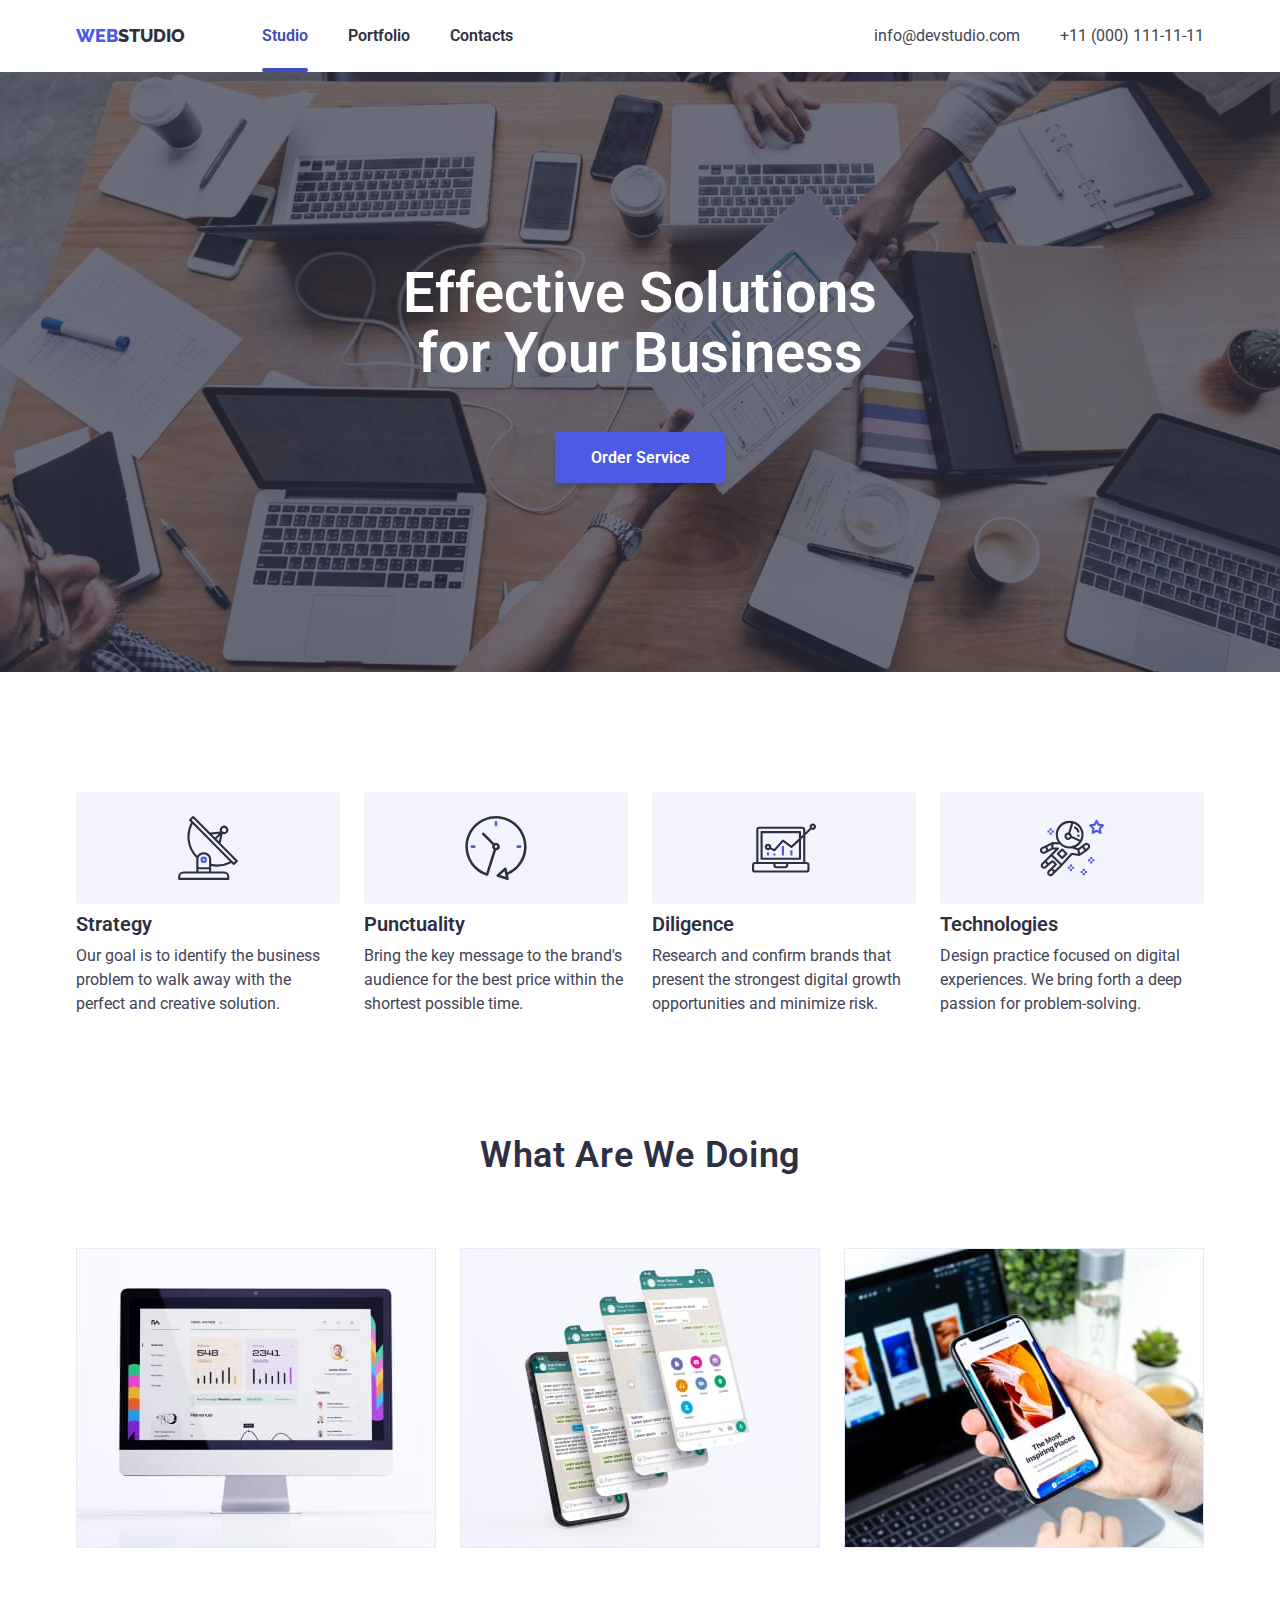
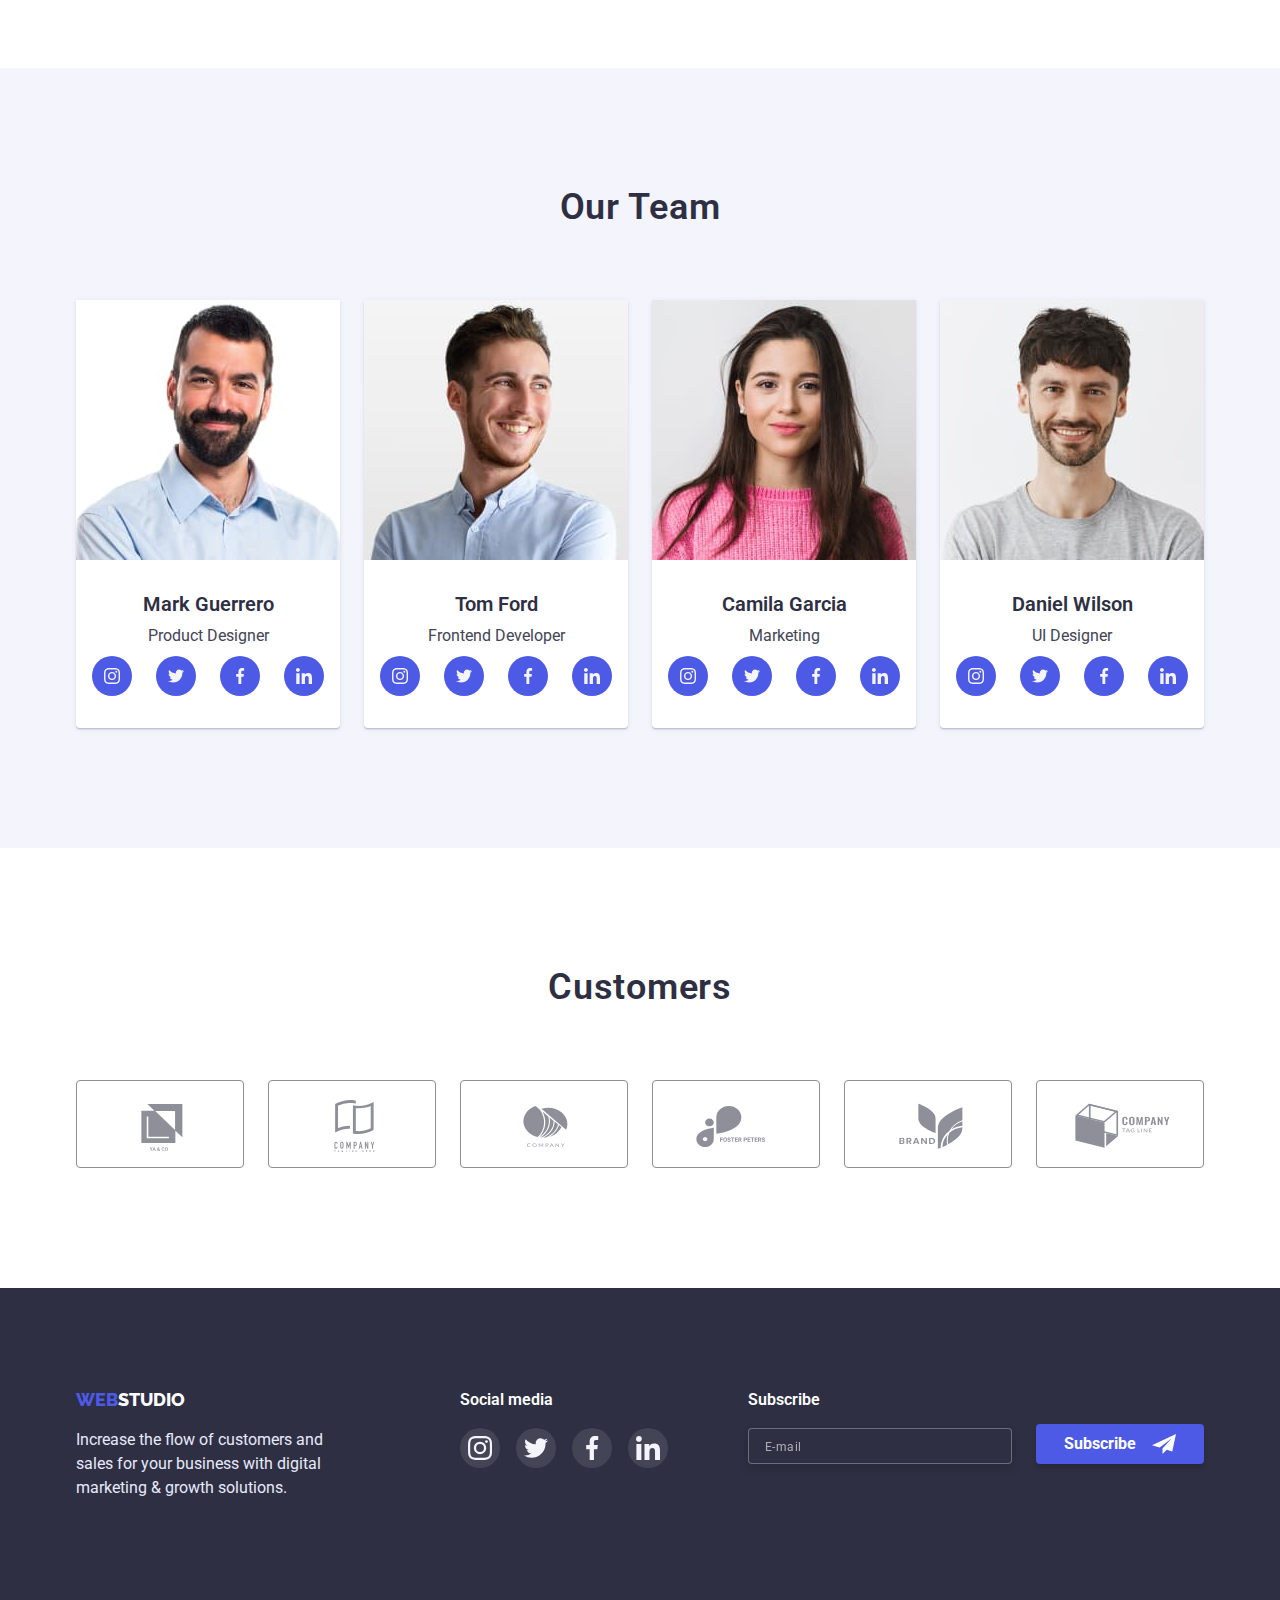
<file: index.html>
<!DOCTYPE html>
<html lang="en">
  <head>
    <meta charset="UTF-8" />
    <meta http-equiv="X-UA-Compatible" content="IE=edge" />
    <meta name="viewport" content="width=device-width, initial-scale=1.0" />
    <title>WEBSTUDIO</title>
    <link rel="preconnect" href="https://fonts.googleapis.com" />
    <link rel="preconnect" href="https://fonts.gstatic.com" crossorigin />
    <link
      href="https://fonts.googleapis.com/css2?family=Raleway:wght@700&family=Roboto:wght@400;500;700;900&display=swap"
      rel="stylesheet"
    />
    <link
      rel="stylesheet"
      href="https://cdnjs.cloudflare.com/ajax/libs/modern-normalize/1.0.0/modern-normalize.min.css"
    />
    <link rel="stylesheet" href="./css/styles.css" />
  </head>
  <body>
    <header class="header">
      <div class="container main-nav">
        <nav class="navigation">
          <a class="logo link" href="./index.html"
            ><span class="logo-accent">web</span>studio</a
          >
          <ul class="navigation list">
            <li class="navigation-item">
              <a class="navigation-link link current" href="./index.html"
                >Studio</a
              >
            </li>
            <li class="navigation-item">
              <a class="navigation-link link" href="./portfolio.html"
                >Portfolio</a
              >
            </li>
            <li class="navigation-item">
              <a class="navigation-link link" href="">Contacts</a>
            </li>
          </ul>
        </nav>
        <ul class="contacts list">
          <li class="navigation-item">
            <a class="contacts-link link" href="mailto:info@devstudio.com"
              >info@devstudio.com</a
            >
          </li>
          <li class="navigation-item">
            <a class="contacts-link link" href="tel:+110001111111"
              >+11 (000) 111-11-11</a
            >
          </li>
        </ul>
      </div>
    </header>

    <main>
      <div data-modal class="backdrop is-hidden">
        <div class="modal">
          <button data-modal-close type="button" class="close-button">
            <svg class="close-icon">
              <use href="./images/modal.svg#icon-close"></use>
            </svg>
          </button>
          <form class="form js-speaker-form">
            <h2 class="form-title">
              Leave your contacts and we will call you back
            </h2>
            <div class="form-field">
              <label class="form-label" for="name">Name</label>
              <input class="form-input" type="text" name="name" id="name" />
              <svg class="form-icon">
                <use href="./images/modal.svg#icon-person"></use>
              </svg>
            </div>
            <div class="form-field">
              <label class="form-label" for="tel">Phone</label>
              <input class="form-input" type="tel" name="tel" id="tel" />
              <svg class="form-icon">
                <use href="./images/modal.svg#icon-phone"></use>
              </svg>
            </div>
            <div class="form-field">
              <label class="form-label" for="email">Email</label>
              <input class="form-input" type="email" name="email" id="email" />
              <svg class="form-icon">
                <use href="./images/modal.svg#icon-email"></use>
              </svg>
            </div>
            <div class="form-field comment">
              <label class="form-label" for="comment">Comment</label>
              <textarea
                class="form-input"
                name="comment"
                rows="5"
                placeholder="Text input"
                id="comment"
              ></textarea>
            </div>
            <div class="form-field checkbox">
              <label class="form-label" for="policy">
                <input
                  class="form-input-checkbox"
                  type="checkbox"
                  name="policy"
                  id="policy"
                />
                <svg class="checkbox-icon">
                  <use href="./images/modal.svg#icon-click"></use>
                </svg>
                <span
                  >I accept the terms and conditions of the
                  <a class="policy-link link" href="">Privacy Policy</a></span
                >
              </label>
            </div>
            <button class="submit-button" type="submit">Send</button>
          </form>
        </div>
      </div>
      <section class="hero">
        <div class="container">
          <h1 class="hero-title">Effective Solutions for Your Business</h1>
          <button data-modal-open class="hero-button" type="button">
            Order Service
          </button>
        </div>
      </section>
      <section class="section features">
        <div class="container">
          <h2 class="visually-hidden">Our features</h2>
          <ul class="section-list list">
            <li class="section-item">
              <div class="features-background">
                <svg class="features-icon">
                  <use href="./images/icons.svg#antenna"></use>
                </svg>
              </div>
              <h3 class="section-subtitle">Strategy</h3>
              <p class="section-text">
                Our goal is to identify the business problem to walk away with
                the perfect and creative solution.
              </p>
            </li>
            <li class="section-item">
              <div class="features-background">
                <svg class="features-icon">
                  <use href="./images/icons.svg#clock"></use>
                </svg>
              </div>
              <h3 class="section-subtitle">Punctuality</h3>
              <p class="section-text">
                Bring the key message to the brand's audience for the best price
                within the shortest possible time.
              </p>
            </li>
            <li class="section-item">
              <div class="features-background">
                <svg class="features-icon">
                  <use href="./images/icons.svg#diagram"></use>
                </svg>
              </div>
              <h3 class="section-subtitle">Diligence</h3>
              <p class="section-text">
                Research and confirm brands that present the strongest digital
                growth opportunities and minimize risk.
              </p>
            </li>
            <li class="section-item">
              <div class="features-background">
                <svg class="features-icon">
                  <use href="./images/icons.svg#astronaut"></use>
                </svg>
              </div>
              <h3 class="section-subtitle">Technologies</h3>
              <p class="section-text">
                Design practice focused on digital experiences. We bring forth a
                deep passion for problem-solving.
              </p>
            </li>
          </ul>
        </div>
      </section>
      <section class="section work">
        <div class="container">
          <h2 class="section-title">What are we doing</h2>
          <ul class="section-list list">
            <li class="section-item">
              <img src="./images/img-1.jpg" alt="computer" width="360" />
            </li>
            <li class="section-item">
              <img src="./images/img-2.jpg" alt="app" width="360" />
            </li>
            <li class="section-item">
              <img src="./images/img-3.jpg" alt="phone" width="360" />
            </li>
          </ul>
        </div>
      </section>
      <section class="section team">
        <div class="container">
          <h2 class="section-title">Our Team</h2>
          <ul class="section-list list">
            <li class="section-item">
              <img src="./images/team-1.jpg" alt="Mark Guerrero" width="264" />
              <div class="team-descr">
                <h3 class="section-subtitle">Mark Guerrero</h3>
                <p class="section-text">Product Designer</p>
              </div>
              <ul class="list team-sl-list">
                <li>
                  <a
                    class="team-sl-link"
                    href="https://www.instagram.com"
                    target="_blank"
                    rel="noopener noreferrer nofollow"
                  >
                    <svg class="team-sl-icon">
                      <use href="./images/icons.svg#instagram"></use>
                    </svg>
                  </a>
                </li>
                <li>
                  <a
                    class="team-sl-link"
                    href="https://www.twitter.com"
                    target="_blank"
                    rel="noopener noreferrer nofollow"
                  >
                    <svg class="team-sl-icon">
                      <use href="./images/icons.svg#twitter"></use>
                    </svg>
                  </a>
                </li>
                <li>
                  <a
                    class="team-sl-link"
                    href="https://www.facebook.com"
                    target="_blank"
                    rel="noopener noreferrer nofollow"
                  >
                    <svg class="team-sl-icon">
                      <use href="./images/icons.svg#facebook"></use>
                    </svg>
                  </a>
                </li>
                <li>
                  <a
                    class="team-sl-link"
                    href="https://www.linkedin.com"
                    target="_blank"
                    rel="noopener noreferrer nofollow"
                  >
                    <svg class="team-sl-icon">
                      <use href="./images/icons.svg#linkedin"></use>
                    </svg>
                  </a>
                </li>
              </ul>
            </li>
            <li class="section-item">
              <img src="./images/team-2.jpg" alt="Tom Ford" width="264" />
              <div class="team-descr">
                <h3 class="section-subtitle">Tom Ford</h3>
                <p class="section-text">Frontend Developer</p>
              </div>
              <ul class="list team-sl-list">
                <li>
                  <a
                    class="team-sl-link"
                    href="https://www.instagram.com"
                    target="_blank"
                    rel="noopener noreferrer nofollow"
                  >
                    <svg class="team-sl-icon">
                      <use href="./images/icons.svg#instagram"></use>
                    </svg>
                  </a>
                </li>
                <li>
                  <a
                    class="team-sl-link"
                    href="https://www.twitter.com"
                    target="_blank"
                    rel="noopener noreferrer nofollow"
                  >
                    <svg class="team-sl-icon">
                      <use href="./images/icons.svg#twitter"></use>
                    </svg>
                  </a>
                </li>
                <li>
                  <a
                    class="team-sl-link"
                    href="https://www.facebook.com"
                    target="_blank"
                    rel="noopener noreferrer nofollow"
                  >
                    <svg class="team-sl-icon">
                      <use href="./images/icons.svg#facebook"></use>
                    </svg>
                  </a>
                </li>
                <li>
                  <a
                    class="team-sl-link"
                    href="https://www.linkedin.com"
                    target="_blank"
                    rel="noopener noreferrer nofollow"
                  >
                    <svg class="team-sl-icon">
                      <use href="./images/icons.svg#linkedin"></use>
                    </svg>
                  </a>
                </li>
              </ul>
            </li>
            <li class="section-item">
              <img src="./images/team-3.jpg" alt="Camila Garcia" width="264" />
              <div class="team-descr">
                <h3 class="section-subtitle">Camila Garcia</h3>
                <p class="section-text">Marketing</p>
              </div>
              <ul class="list team-sl-list">
                <li>
                  <a
                    class="team-sl-link"
                    href="https://www.instagram.com"
                    target="_blank"
                    rel="noopener noreferrer nofollow"
                  >
                    <svg class="team-sl-icon">
                      <use href="./images/icons.svg#instagram"></use>
                    </svg>
                  </a>
                </li>
                <li>
                  <a
                    class="team-sl-link"
                    href="https://www.twitter.com"
                    target="_blank"
                    rel="noopener noreferrer nofollow"
                  >
                    <svg class="team-sl-icon">
                      <use href="./images/icons.svg#twitter"></use>
                    </svg>
                  </a>
                </li>
                <li>
                  <a
                    class="team-sl-link"
                    href="https://www.facebook.com"
                    target="_blank"
                    rel="noopener noreferrer nofollow"
                  >
                    <svg class="team-sl-icon">
                      <use href="./images/icons.svg#facebook"></use>
                    </svg>
                  </a>
                </li>
                <li>
                  <a
                    class="team-sl-link"
                    href="https://www.linkedin.com"
                    target="_blank"
                    rel="noopener noreferrer nofollow"
                  >
                    <svg class="team-sl-icon">
                      <use href="./images/icons.svg#linkedin"></use>
                    </svg>
                  </a>
                </li>
              </ul>
            </li>
            <li class="section-item">
              <img src="./images/team-4.jpg" alt="Daniel Wilson" width="264" />
              <div class="team-descr">
                <h3 class="section-subtitle">Daniel Wilson</h3>
                <p class="section-text">UI Designer</p>
              </div>
              <ul class="list team-sl-list">
                <li>
                  <a
                    class="team-sl-link"
                    href="https://www.instagram.com"
                    target="_blank"
                    rel="noopener noreferrer nofollow"
                  >
                    <svg class="team-sl-icon">
                      <use href="./images/icons.svg#instagram"></use>
                    </svg>
                  </a>
                </li>
                <li>
                  <a
                    class="team-sl-link"
                    href="https://www.twitter.com"
                    target="_blank"
                    rel="noopener noreferrer nofollow"
                  >
                    <svg class="team-sl-icon">
                      <use href="./images/icons.svg#twitter"></use>
                    </svg>
                  </a>
                </li>
                <li>
                  <a
                    class="team-sl-link"
                    href="https://www.facebook.com"
                    target="_blank"
                    rel="noopener noreferrer nofollow"
                  >
                    <svg class="team-sl-icon">
                      <use href="./images/icons.svg#facebook"></use>
                    </svg>
                  </a>
                </li>
                <li>
                  <a
                    class="team-sl-link"
                    href="https://www.linkedin.com"
                    target="_blank"
                    rel="noopener noreferrer nofollow"
                  >
                    <svg class="team-sl-icon">
                      <use href="./images/icons.svg#linkedin"></use>
                    </svg>
                  </a>
                </li>
              </ul>
            </li>
          </ul>
        </div>
      </section>
      <section class="customers section">
        <div class="container">
          <h2 class="section-title">Customers</h2>
          <ul class="customers-list list">
            <li>
              <a class="customers-link" href="">
                <svg class="customers-icon">
                  <use href="./images/icons.svg#customer-1"></use>
                </svg>
              </a>
            </li>
            <li>
              <a class="customers-link" href="">
                <svg class="customers-icon">
                  <use href="./images/icons.svg#customer-2"></use>
                </svg>
              </a>
            </li>
            <li>
              <a class="customers-link" href="">
                <svg class="customers-icon">
                  <use href="./images/icons.svg#customer-3"></use>
                </svg>
              </a>
            </li>
            <li>
              <a class="customers-link" href="">
                <svg class="customers-icon">
                  <use href="./images/icons.svg#customer-4"></use>
                </svg>
              </a>
            </li>
            <li>
              <a class="customers-link" href="">
                <svg class="customers-icon">
                  <use href="./images/icons.svg#customer-5"></use>
                </svg>
              </a>
            </li>
            <li>
              <a class="customers-link" href="">
                <svg class="customers-icon">
                  <use href="./images/icons.svg#customer-6"></use>
                </svg>
              </a>
            </li>
          </ul>
        </div>
      </section>
    </main>
    <footer class="footer">
      <div class="container footer-container">
        <div class="footer-information">
          <a class="footer-logo logo link" href="./index.html"
            ><span class="logo-accent">web</span>studio</a
          >
          <p class="footer-text section-text">
            Increase the flow of customers and sales for your business with
            digital marketing & growth solutions.
          </p>
        </div>
        <div class="footer-sl">
          <h3 class="footer-sl-title">Social media</h3>
          <ul class="list footer-sl-list">
            <li>
              <a
                class="footer-sl-link"
                href="https://www.instagram.com"
                target="_blank"
                rel="noopener noreferrer nofollow"
              >
                <svg class="footer-sl-icon">
                  <use href="./images/icons.svg#instagram"></use>
                </svg>
              </a>
            </li>
            <li>
              <a
                class="footer-sl-link"
                href="https://www.twitter.com"
                target="_blank"
                rel="noopener noreferrer nofollow"
              >
                <svg class="footer-sl-icon">
                  <use href="./images/icons.svg#twitter"></use>
                </svg>
              </a>
            </li>
            <li>
              <a
                class="footer-sl-link"
                href="https://www.facebook.com"
                target="_blank"
                rel="noopener noreferrer nofollow"
              >
                <svg class="footer-sl-icon">
                  <use href="./images/icons.svg#facebook"></use>
                </svg>
              </a>
            </li>
            <li>
              <a
                class="footer-sl-link"
                href="https://www.linkedin.com"
                target="_blank"
                rel="noopener noreferrer nofollow"
              >
                <svg class="footer-sl-icon">
                  <use href="./images/icons.svg#linkedin"></use>
                </svg>
              </a>
            </li>
          </ul>
        </div>
          <form class="footer-form">
            <div class="footer-form-field">
              <label class="footer-sl-title" for="footer-email"
                >Subscribe</label
              >
              <input
                class="footer-form-input"
                type="email"
                name="email"
                id="footer-email"
                placeholder="E-mail"
              />
            </div>
            <button class="footer-button" type="submit">
              Subscribe
              <svg class="subscribe-icon">
                <use href="./images/modal.svg#icon-subscribe"></use>
              </svg>
            </button>
          </form>
        </div>
      </div>
    </footer>
    <script src="./js/modal.js"></script>
    <script>
      (() => {
        document
          .querySelector('.js-speaker-form')
          .addEventListener('submit', (e) => {
            e.preventDefault();

            new FormData(e.currentTarget).forEach((value, name) =>
              console.log(`${name}: ${value}`)
            );
          });
      })();
    </script>
  </body>
</html>
</file>
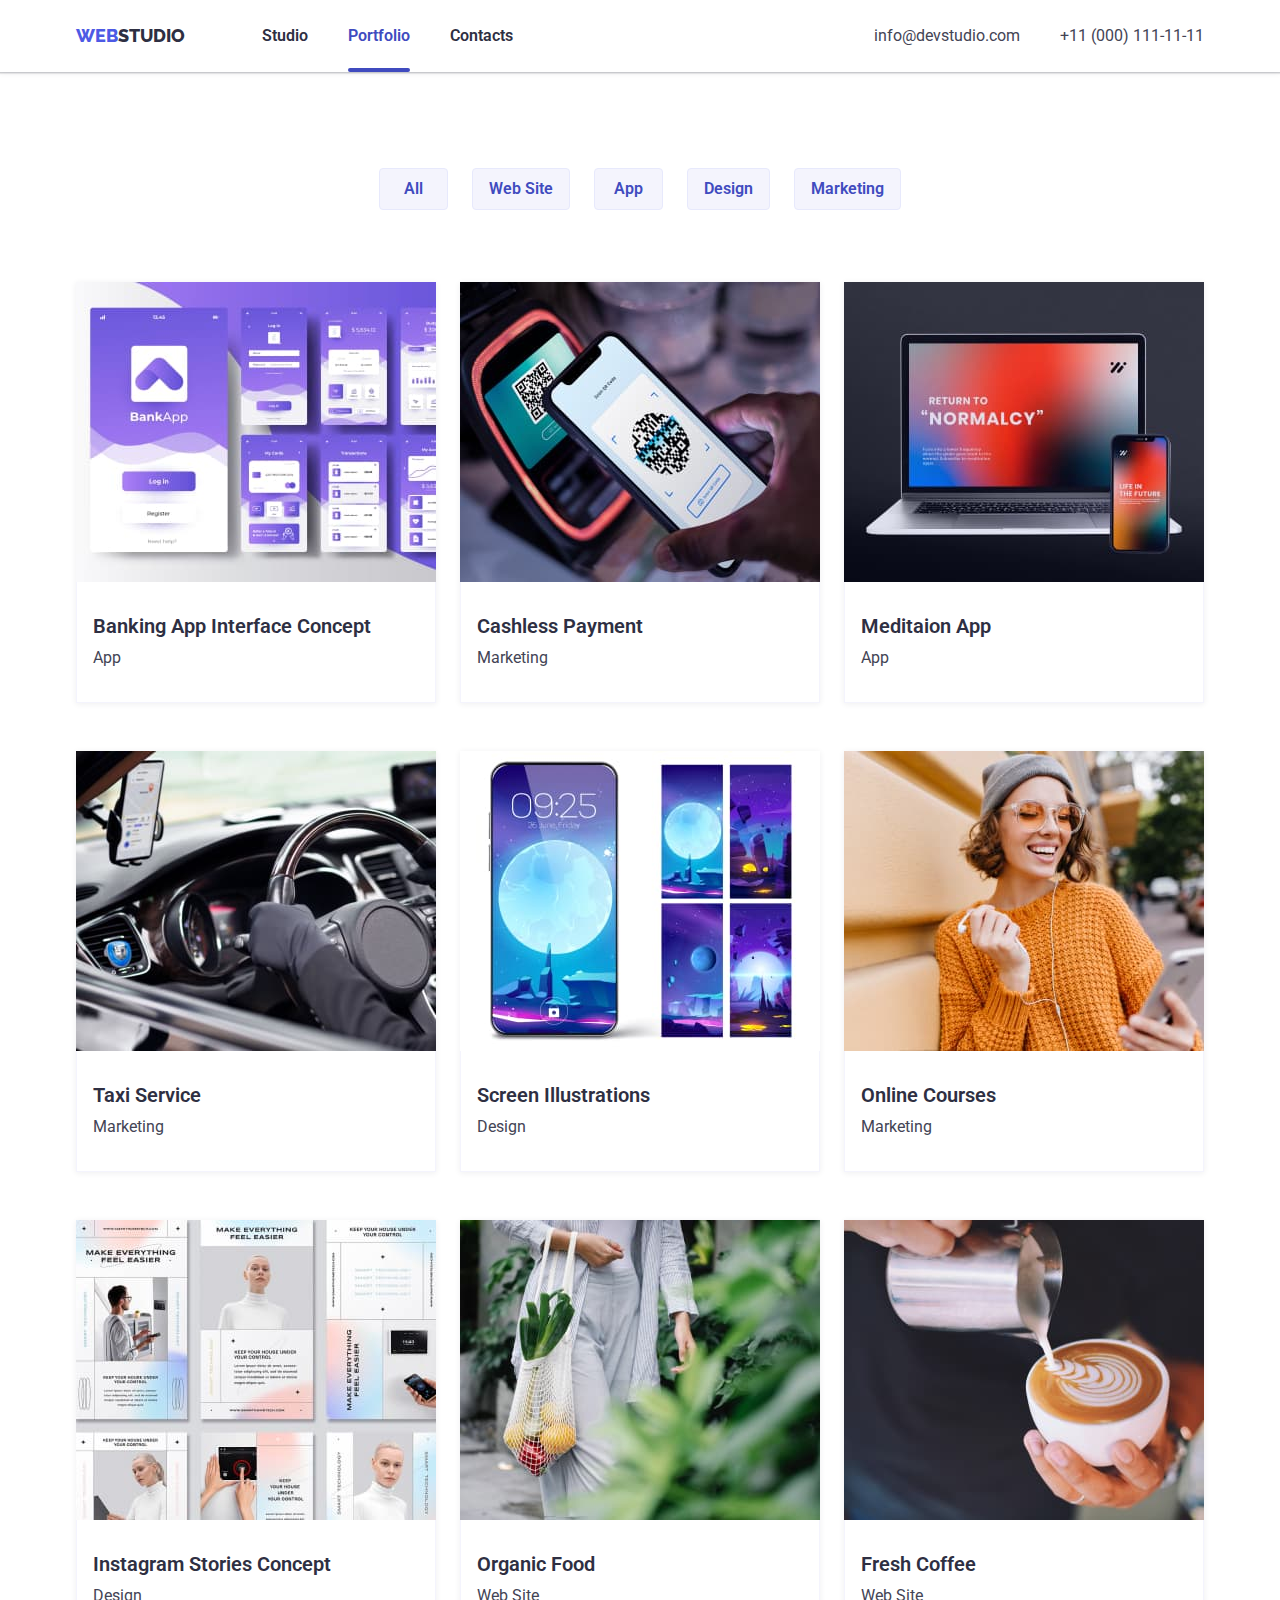
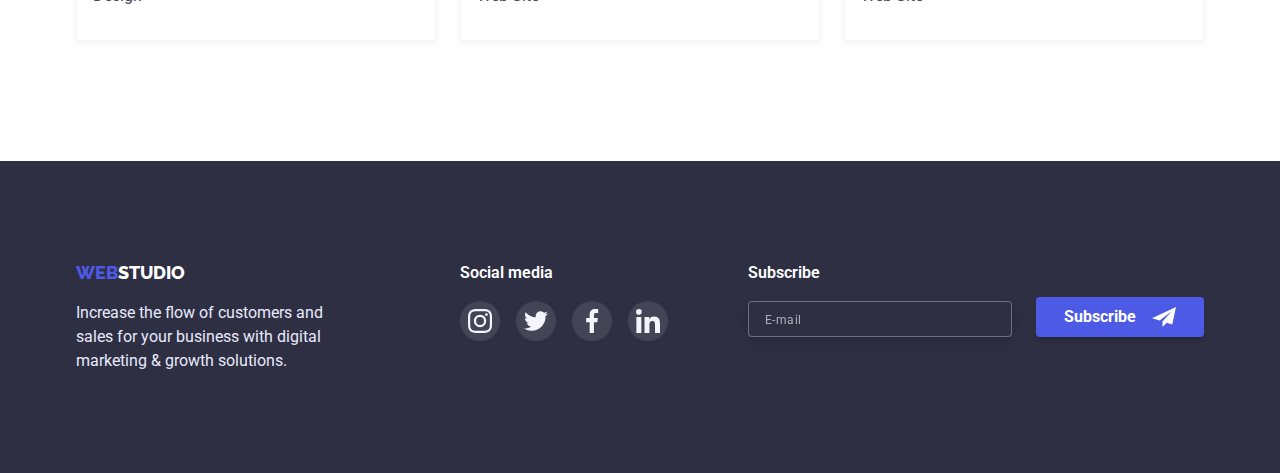
<file: portfolio.html>
<!DOCTYPE html>
<html lang="en">
  <head>
    <meta charset="UTF-8" />
    <meta http-equiv="X-UA-Compatible" content="IE=edge" />
    <meta name="viewport" content="width=device-width, initial-scale=1.0" />
    <title>WEBSTUDIO</title>
    <link rel="preconnect" href="https://fonts.googleapis.com" />
    <link rel="preconnect" href="https://fonts.gstatic.com" crossorigin />
    <link
      href="https://fonts.googleapis.com/css2?family=Raleway:wght@700&family=Roboto:wght@400;500;700;900&display=swap"
      rel="stylesheet"
    />
    <link
      rel="stylesheet"
      href="https://cdnjs.cloudflare.com/ajax/libs/modern-normalize/1.0.0/modern-normalize.min.css"
    />
    <link rel="stylesheet" href="./css/styles.css" />
  </head>
  <body>
    <header class="header">
      <div class="container main-nav">
        <nav class="navigation">
          <a class="logo link" href="./index.html"
            ><span class="logo-accent">web</span>studio</a
          >
          <ul class="navigation list">
            <li class="navigation-item">
              <a class="navigation-link link" href="./index.html">Studio</a>
            </li>
            <li class="navigation-item">
              <a class="navigation-link link current" href="./portfolio.html"
                >Portfolio</a
              >
            </li>
            <li class="navigation-item">
              <a class="navigation-link link" href="">Contacts</a>
            </li>
          </ul>
        </nav>
        <ul class="contacts list">
          <li class="navigation-item">
            <a class="contacts-link link" href="mailto:info@devstudio.com"
              >info@devstudio.com</a
            >
          </li>
          <li class="navigation-item">
            <a class="contacts-link link" href="tel:+110001111111"
              >+11 (000) 111-11-11</a
            >
          </li>
        </ul>
      </div>
    </header>

    <main>
      <section class="gallery">
        <div class="container">
          <h1 class="visually-hidden">Gallery</h1>
          <ul class="filter-list list">
            <li class="section-item">
              <button class="filter-button" type="button">All</button>
            </li>
            <li class="section-item">
              <button class="filter-button" type="button">Web Site</button>
            </li>
            <li class="section-item">
              <button class="filter-button" type="button">App</button>
            </li>
            <li class="section-item">
              <button class="filter-button" type="button">Design</button>
            </li>
            <li class="section-item">
              <button class="filter-button" type="button">Marketing</button>
            </li>
          </ul>

          <ul class="gallery-list list">
            <li class="gallery-item">
              <a class="gallery-link link" href="">
                <div class="gallery-thumb">
                  <img
                    src="./images/gallery-1.jpg"
                    alt="Banking App Interface Concept"
                    width="360"
                  />
                  <p class="gallery-thumb-text">
                    14 Stylish and User-Friendly App Design Concepts · Task
                    Manager App · Calorie Tracker App · Exotic Fruit Ecommerce
                    App · Cloud Storage App
                  </p>
                </div>
                <div class="gallery-descr">
                  <h2 class="section-subtitle">
                    Banking App Interface Concept
                  </h2>
                  <p class="section-text">App</p>
                </div>
              </a>
            </li>
            <li class="gallery-item">
              <a class="gallery-link link" href="">
                <div class="gallery-thumb">
                  <img
                    src="./images/gallery-2.jpg"
                    alt="Payment by phone"
                    width="360"
                  />
                  <p class="gallery-thumb-text">
                    14 Stylish and User-Friendly App Design Concepts · Task
                    Manager App · Calorie Tracker App · Exotic Fruit Ecommerce
                    App · Cloud Storage App
                  </p>
                </div>
                <div class="gallery-descr">
                  <h2 class="section-subtitle">Cashless Payment</h2>
                  <p class="section-text">Marketing</p>
                </div>
              </a>
            </li>
            <li class="gallery-item">
              <a class="gallery-link link" href="">
                <div class="gallery-thumb">
                  <img
                    src="./images/gallery-3.jpg"
                    alt="Laptop and phone"
                    width="360"
                  />
                  <p class="gallery-thumb-text">
                    14 Stylish and User-Friendly App Design Concepts · Task
                    Manager App · Calorie Tracker App · Exotic Fruit Ecommerce
                    App · Cloud Storage App
                  </p>
                </div>
                <div class="gallery-descr">
                  <h2 class="section-subtitle">Meditaion App</h2>
                  <p class="section-text">App</p>
                </div>
              </a>
            </li>
            <li class="gallery-item">
              <a class="gallery-link link" href="">
                <div class="gallery-thumb">
                  <img
                    src="./images/gallery-4.jpg"
                    alt="Taxi car"
                    width="360"
                  />
                  <p class="gallery-thumb-text">
                    14 Stylish and User-Friendly App Design Concepts · Task
                    Manager App · Calorie Tracker App · Exotic Fruit Ecommerce
                    App · Cloud Storage App
                  </p>
                </div>
                <div class="gallery-descr">
                  <h2 class="section-subtitle">Taxi Service</h2>
                  <p class="section-text">Marketing</p>
                </div>
              </a>
            </li>
            <li class="gallery-item">
              <a class="gallery-link link" href="">
                <div class="gallery-thumb">
                  <img
                    src="./images/gallery-5.jpg"
                    alt="Screen Illustrations"
                    width="360"
                  />
                  <p class="gallery-thumb-text">
                    14 Stylish and User-Friendly App Design Concepts · Task
                    Manager App · Calorie Tracker App · Exotic Fruit Ecommerce
                    App · Cloud Storage App
                  </p>
                </div>
                <div class="gallery-descr">
                  <h2 class="section-subtitle">Screen Illustrations</h2>
                  <p class="section-text">Design</p>
                </div>
              </a>
            </li>
            <li class="gallery-item">
              <a class="gallery-link link" href="">
                <div class="gallery-thumb">
                  <img
                    src="./images/gallery-6.jpg"
                    alt="Smiling girl"
                    width="360"
                  />
                  <p class="gallery-thumb-text">
                    14 Stylish and User-Friendly App Design Concepts · Task
                    Manager App · Calorie Tracker App · Exotic Fruit Ecommerce
                    App · Cloud Storage App
                  </p>
                </div>
                <div class="gallery-descr">
                  <h2 class="section-subtitle">Online Courses</h2>
                  <p class="section-text">Marketing</p>
                </div>
              </a>
            </li>
            <li class="gallery-item">
              <a class="gallery-link link" href="">
                <div class="gallery-thumb">
                  <img
                    src="./images/gallery-7.jpg"
                    alt="Instagram on phone screen"
                    width="360"
                  />
                  <p class="gallery-thumb-text">
                    14 Stylish and User-Friendly App Design Concepts · Task
                    Manager App · Calorie Tracker App · Exotic Fruit Ecommerce
                    App · Cloud Storage App
                  </p>
                </div>
                <div class="gallery-descr">
                  <h2 class="section-subtitle">Instagram Stories Concept</h2>
                  <p class="section-text">Design</p>
                </div>
              </a>
            </li>
            <li class="gallery-item">
              <a class="gallery-link link" href="">
                <div class="gallery-thumb">
                  <img
                    src="./images/gallery-8.jpg"
                    alt="Fruits in bag"
                    width="360"
                  />
                  <p class="gallery-thumb-text">
                    14 Stylish and User-Friendly App Design Concepts · Task
                    Manager App · Calorie Tracker App · Exotic Fruit Ecommerce
                    App · Cloud Storage App
                  </p>
                </div>
                <div class="gallery-descr">
                  <h2 class="section-subtitle">Organic Food</h2>
                  <p class="section-text">Web Site</p>
                </div>
              </a>
            </li>
            <li class="gallery-item">
              <a class="gallery-link link" href="">
                <div class="gallery-thumb">
                  <img
                    src="./images/gallery-9.jpg"
                    alt="Cup of coffee"
                    width="360"
                  />
                  <p class="gallery-thumb-text">
                    14 Stylish and User-Friendly App Design Concepts · Task
                    Manager App · Calorie Tracker App · Exotic Fruit Ecommerce
                    App · Cloud Storage App
                  </p>
                </div>
                <div class="gallery-descr">
                  <h2 class="section-subtitle">Fresh Coffee</h2>
                  <p class="section-text">Web Site</p>
                </div>
              </a>
            </li>
          </ul>
        </div>
      </section>
    </main>

    <footer class="footer">
      <div class="container footer-container">
        <div class="footer-information">
          <a class="footer-logo logo link" href="./index.html"
            ><span class="logo-accent">web</span>studio</a
          >
          <p class="footer-text section-text">
            Increase the flow of customers and sales for your business with
            digital marketing & growth solutions.
          </p>
        </div>
        <div class="footer-sl">
          <h3 class="footer-sl-title">Social media</h3>
          <ul class="list footer-sl-list">
            <li>
              <a
                class="footer-sl-link"
                href="https://www.instagram.com"
                target="_blank"
                rel="noopener noreferrer nofollow"
              >
                <svg class="footer-sl-icon">
                  <use href="./images/icons.svg#instagram"></use>
                </svg>
              </a>
            </li>
            <li>
              <a
                class="footer-sl-link"
                href="https://www.twitter.com"
                target="_blank"
                rel="noopener noreferrer nofollow"
              >
                <svg class="footer-sl-icon">
                  <use href="./images/icons.svg#twitter"></use>
                </svg>
              </a>
            </li>
            <li>
              <a
                class="footer-sl-link"
                href="https://www.facebook.com"
                target="_blank"
                rel="noopener noreferrer nofollow"
              >
                <svg class="footer-sl-icon">
                  <use href="./images/icons.svg#facebook"></use>
                </svg>
              </a>
            </li>
            <li>
              <a
                class="footer-sl-link"
                href="https://www.linkedin.com"
                target="_blank"
                rel="noopener noreferrer nofollow"
              >
                <svg class="footer-sl-icon">
                  <use href="./images/icons.svg#linkedin"></use>
                </svg>
              </a>
            </li>
          </ul>
        </div>
          <form class="footer-form">
            <div class="footer-form-field">
              <label class="footer-sl-title" for="footer-email"
                >Subscribe</label
              >
              <input
                class="footer-form-input"
                type="email"
                name="email"
                id="footer-email"
                placeholder="E-mail"
              />
            </div>
            <button class="footer-button" type="submit">
              Subscribe
              <svg class="subscribe-icon">
                <use href="./images/modal.svg#icon-subscribe"></use>
              </svg>
            </button>
          </form>
        </div>
      </div>
    </footer>
  </body>
</html>
</file>
<file: css/styles.css>
:root {
  --brand-color: #404bbf;
  --iris-color: #4d5ae5;
  --title-text: #2e2f42;
  --main-text: #434455;
  --ligth-text: #ffffff;
  --background-dark: #2e2f42;
  --main-background: #ffffff;
  --background-light: #f4f4fd;
  --footer-text: #e7e9fc;
  --filter-button-color: #f4f4fd;
  --accent-color: #31d0aa;
  --modal-background: #fcfcfc;
  --modal-label-text: #8e8f99;
}

body {
  font-family: 'Roboto', sans-serif;
  color: var(--main-text);
  background-color: var(--main-background);
}
img {
  display: block;
}
textarea {
  resize: none;
}
.container {
  width: 1158px;
  padding-left: 15px;
  padding-right: 15px;
  margin-left: auto;
  margin-right: auto;
}
.list {
  list-style: none;
  margin: 0;
  padding: 0;
}
.link {
  text-decoration: none;
}
.visually-hidden {
  position: absolute;
  white-space: nowrap;
  width: 1px;
  height: 1px;
  overflow: hidden;
  border: 0;
  padding: 0;
  clip: rect(0 0 0 0);
  clip-path: inset(50%);
  margin: -1px;
}

/*header*/
.header {
  box-shadow: 0px 2px 1px rgba(46, 47, 66, 0.08),
    0px 1px 1px rgba(46, 47, 66, 0.16), 0px 1px 6px rgba(46, 47, 66, 0.08);
}
.main-nav,
.navigation {
  display: flex;
  align-items: center;
}
.logo {
  font-family: 'Raleway';
  font-weight: 800;
  font-size: 18px;
  line-height: 1.33;
  color: var(--title-text);
  text-transform: uppercase;
  margin-right: 77px;
}
.logo-accent {
  color: var(--iris-color);
}
.navigation-item:not(:last-child) {
  margin-right: 40px;
}
.navigation-link {
  position: relative;
  font-weight: 600;
  font-size: 16px;
  line-height: 1.5;
  color: var(--title-text);
  display: block;
  padding-top: 24px;
  padding-bottom: 24px;
  transition: color 250ms cubic-bezier(0.4, 0, 0.2, 1);
}
.navigation-link:hover,
.navigation-link:focus {
  color: var(--main-text);
}
.contacts {
  display: flex;
  margin-left: auto;
}
.contacts-link {
  display: block;
  font-size: 16px;
  line-height: 1.5;
  color: var(--main-text);
  padding-top: 24px;
  padding-bottom: 24px;
  transition: color 250ms cubic-bezier(0.4, 0, 0.2, 1);
}
.contacts-link:hover,
.contacts-link:focus,
.contacts-link:active,
.navigation-link:active {
  color: var(--brand-color);
}
.current {
  color: var(--brand-color);
}
.current:hover,
.current:focus {
  color: var(--brand-color);
}
.current::after {
  position: absolute;
  bottom: 0;
  left: 0;
  content: '';
  border-radius: 2px;
  background-color: var(--brand-color);
  width: 100%;
  height: 4px;
}

/*main */
/* modal */
.backdrop {
  position: fixed;
  top: 0;
  left: 0;
  bottom: 0;
  right: 0;
  background-color: rgba(46, 47, 66, 0.4);
  opacity: 1;
  transition: opacity 250ms cubic-bezier(0.4, 0, 0.2, 1);
}
.backdrop.is-hidden {
  opacity: 0;
  pointer-events: none;
}
.backdrop.is-hidden .modal {
  transform: translate(-50%, -50%) scale(0.5);
}
.modal {
  position: absolute;
  top: 50%;
  left: 50%;
  min-width: 408px;
  min-height: 576px;
  background-color: var(--modal-background);
  transform: translate(-50%, -50%) scale(1);
  transition: transform 250ms cubic-bezier(0.4, 0, 0.2, 1);
}
.close-button {
  display: flex;
  justify-content: center;
  align-items: center;
  width: 24px;
  height: 24px;
  padding: 0;
  margin-top: 24px;
  margin-right: 24px;
  margin-left: 360px;
  background-color: #e7e9fc;
  border: 1px solid rgba(0, 0, 0, 0.1);
  border-radius: 50%;
  cursor: pointer;
  transition: background-color 250ms cubic-bezier(0.4, 0, 0.2, 1),
    fill 250ms cubic-bezier(0.4, 0, 0.2, 1);
}
.close-button:hover,
.close-button:focus {
  background-color: var(--brand-color);
  fill: #ffffff;
}
.close-icon {
  width: 8px;
  height: 8px;
}

.form {
  width: 408px;
  padding: 24px;
  margin-left: auto;
  margin-right: auto;
}
.form-title {
  font-weight: 600;
  font-size: 16px;
  line-height: 1.5;
  text-align: center;
  letter-spacing: 0.02em;
  color: var(--title-text);
  margin-top: 0;
  margin-bottom: 16px;
}

.form-field {
  position: relative;
  display: flex;
  flex-direction: column;
  margin-bottom: 8px;
}

.form-input {
  margin: 0;
  padding: 8px 16px 8px 34px;
  border: 1px solid rgba(33, 33, 33, 0.2);
  border-radius: 4px;
  transition: border 250ms cubic-bezier(0.4, 0, 0.2, 1);
}
.comment .form-input {
  padding: 8px 16px;
}
.form-input:focus {
  border: 1px solid var(--iris-color);
  outline: none;
}
.form-icon {
  position: absolute;
  width: 18px;
  height: 24px;
  top: 75%;
  left: 16px;
  transform: translateY(-75%);
  display: inline-block;
  fill: var(--title-text);
  transition: fill 250ms cubic-bezier(0.4, 0, 0.2, 1);
}
.form-input:focus + .form-icon {
  fill: var(--iris-color);
}

.form-label {
  margin-bottom: 4px;
  font-size: 12px;
  line-height: 1.17;
  letter-spacing: 0.01em;
  color: var(--modal-label-text);
}
.checkbox {
  margin-top: 16px;
  margin-bottom: 24px;
}
.checkbox .form-label {
  flex-direction: row;
  align-items: center;
  display: flex;
}
.form-input-checkbox {
  appearance: none;
}
.checkbox-icon {
  width: 16px;
  height: 16px;
  padding: 4px 3px;
  border: 1.25px solid #2e2f42;
  border-radius: 2px;
  margin-right: 8px;
}
.form-input-checkbox:checked + .checkbox-icon {
  background-color: var(--brand-color);
  border: 0px;
}
.policy {
  margin-bottom: 0;
  font-size: 12px;
  line-height: 1.33;
  letter-spacing: 0.04em;
  color: #757575;
  margin-left: 8px;
}
.policy-link {
  color: var(--iris-color);
}
.form-input::placeholder {
  font-size: 12px;
  line-height: 1.17;
  letter-spacing: 0.01em;
  color: rgba(117, 117, 117, 0.5);
}
.submit-button {
  display: block;
  margin-left: auto;
  margin-right: auto;
  min-width: 170px;
  background-color: var(--iris-color);
  box-shadow: 0px 4px 4px rgba(0, 0, 0, 0.15);
  border: 0px;
  border-radius: 4px;
  color: var(--ligth-text);
  font-family: inherit;
  font-weight: 600;
  font-size: 16px;
  line-height: 1.19;
  cursor: pointer;
  padding: 16px 32px;
  transition: background-color 250ms cubic-bezier(0.4, 0, 0.2, 1);
}
.submit-button:hover,
.submit-button:focus {
  background-color: var(--brand-color);
}
/* hero */
.hero {
  background-color: var(--background-dark);
  background-image: linear-gradient(
      to right,
      rgba(46, 47, 66, 0.7),
      rgba(46, 47, 66, 0.7)
    ),
    url(../images/hero-img.jpg);
  height: 600px;
  max-width: 1440px;
  margin-left: auto;
  margin-right: auto;
  padding: 192px 0;
  text-align: center;
}
.hero-title {
  font-weight: 600;
  font-size: 56px;
  line-height: 1.07;
  color: var(--ligth-text);
  width: 492px;
  margin-bottom: 48px;
  margin-top: 0;
  margin-left: auto;
  margin-right: auto;
}
.hero-button {
  min-width: 170px;
  background: var(--iris-color);
  box-shadow: 0px 4px 4px rgba(0, 0, 0, 0.15);
  border: 0px;
  border-radius: 4px;
  color: var(--ligth-text);
  font-family: inherit;
  font-weight: 600;
  font-size: 16px;
  line-height: 1.19;
  cursor: pointer;
  padding: 16px 32px;
  transition: background 250ms cubic-bezier(0.4, 0, 0.2, 1);
}
.hero-button:hover,
.hero-button:focus {
  background: var(--brand-color);
}

/*section common*/
.section {
  padding-top: 120px;
  padding-bottom: 120px;
}
.section-subtitle {
  font-weight: 600;
  font-size: 20px;
  line-height: 1.2;
  color: var(--title-text);
  margin-bottom: 8px;
  margin-top: 0;
}
.section-text {
  font-size: 16px;
  line-height: 1.5;
  margin: 0;
  color: var(--main-text);
}
.section-title {
  font-weight: 600;
  font-size: 36px;
  line-height: 1.11;
  text-align: center;
  letter-spacing: 0.02em;
  text-transform: capitalize;
  color: var(--title-text);
  margin-bottom: 72px;
  margin-top: 0;
}
.section-list {
  display: flex;
}
.section-item:not(:last-child) {
  margin-right: 24px;
}

/* features*/
.features {
  padding-bottom: 0;
}
.features .section-item {
  flex-basis: 264px;
}
.features-background {
  width: 264px;
  height: 112px;
  background-color: var(--background-light);
  border-radius: 4px;
  margin-bottom: 8px;
}
.features-icon {
  width: 64px;
  height: 64px;
  margin: 24px 100px;
}
/*team*/
.team {
  background-color: var(--background-light);
}
.team .section-item {
  background-color: var(--main-background);
  width: 264px;
  box-shadow: 0px 1px 6px rgba(46, 47, 66, 0.08),
    0px 1px 1px rgba(46, 47, 66, 0.16), 0px 2px 1px rgba(46, 47, 66, 0.08);
  border-radius: 0px 0px 4px 4px;
  text-align: center;
}
.team-descr {
  margin-top: 32px;
  margin-bottom: 8px;
}
.team-sl-list {
  display: flex;
  gap: 24px;
  justify-content: center;
  padding: 0 16px 32px 16px;
}
.team-sl-link {
  display: block;
  background-color: var(--iris-color);
  width: 40px;
  height: 40px;
  border-radius: 50%;
  transition: background-color 250ms cubic-bezier(0.4, 0, 0.2, 1);
}
.team-sl-link:hover,
.team-sl-link:focus {
  background-color: var(--brand-color);
}
.team-sl-icon {
  width: 16px;
  height: 16px;
  margin: 12px;
}
/* customer */
.customers-list {
  display: flex;
  gap: 24px;
}
.customers-link {
  display: block;
  width: 168px;
  height: 88px;
  color: #8e8f99;
  border: 1px solid #8e8f99;
  border-radius: 4px;
  transition: border 250ms cubic-bezier(0.4, 0, 0.2, 1),
    color 250ms cubic-bezier(0.4, 0, 0.2, 1);
}
.customers-link:hover,
.customers-link:focus {
  border: 1px solid var(--brand-color);
  color: var(--brand-color);
}
.customers-icon {
  width: 104px;
  height: 56px;
  margin: 16px 32px;
}
.customers-icon {
  fill: currentColor;
}
/*footer*/
.footer {
  padding-top: 100px;
  padding-bottom: 100px;
  background-color: var(--background-dark);
}
.footer-container {
  display: flex;
}
.footer-logo {
  display: block;
  color: var(--ligth-text);
  margin-bottom: 16px;
  margin-right: 0;
}
.footer-text {
  color: var(--footer-text);
  width: 264px;
  margin: 0;
}
.footer-sl {
  margin-left: 120px;
}
.footer-sl-list {
  display: flex;
  gap: 16px;
}
.footer-sl-title {
  margin-top: 0;
  margin-bottom: 16px;
  font-weight: 600;
  font-size: 16px;
  line-height: 1.5;
  color: var(--ligth-text);
}
.footer-sl-link {
  display: block;
  width: 40px;
  height: 40px;
  border-radius: 50%;
  background-color: rgba(255, 255, 255, 0.1);
  transition: background-color 250ms cubic-bezier(0.4, 0, 0.2, 1);
}
.footer-sl-link:hover,
.footer-sl-link:focus {
  background-color: var(--accent-color);
}
.footer-sl-icon {
  width: 24px;
  height: 24px;
  margin: 8px;
}
/* footer-form */
.footer-form {
  margin-left: 80px;
  display: flex;
  flex-direction: row;
  gap: 24px;
}
.footer-form-field {
  display: flex;
  flex-direction: column;
}
.footer-form-input {
  width: 264px;
  background-color: var(--background-dark);
  border: 1px solid rgba(255, 255, 255, 0.3);
  filter: drop-shadow(0px 4px 4px rgba(0, 0, 0, 0.15));
  border-radius: 4px;
  padding: 8px 16px;
  color: var(--ligth-text);
  transition: border 250ms cubic-bezier(0.4, 0, 0.2, 1);
}
.footer-form-input:focus {
  border: 1px solid var(--iris-color);
  outline: none;
}
.footer-form-input::placeholder {
  font-size: 12px;
  line-height: 2;
  letter-spacing: 0.04em;
  color: rgba(255, 255, 255, 0.6);
}
.footer-button {
  align-self: center;
  display: flex;
  justify-content: center;
  align-items: center;
  min-width: 168px;
  background: var(--iris-color);
  box-shadow: 0px 4px 4px rgba(0, 0, 0, 0.15);
  border: 0px;
  border-radius: 4px;
  color: var(--ligth-text);
  font-family: inherit;
  font-weight: 700;
  font-size: 16px;
  line-height: 1.5;
  cursor: pointer;
  padding: 8px 24px;
  transition: box-shadow 250ms cubic-bezier(0.4, 0, 0.2, 1);
}
.subscribe-icon {
  width: 24px;
  height: 24px;
  margin-left: 16px;
}
.footer-button:hover,
.footer-button:focus {
  background: var(--brand-color);
}

/*portfolio*/
.gallery {
  padding-bottom: 120px;
  padding-top: 96px;
}

/* filter */
.filter-list {
  display: flex;
  margin-bottom: 72px;
  justify-content: center;
}
.filter-button {
  font-weight: 600;
  font-size: 16px;
  font-family: inherit;
  line-height: 1.5;
  color: var(--brand-color);
  justify-content: center;
  align-items: center;
  padding: 8px 16px;
  min-width: 69px;
  background: var(--filter-button-color);
  border: 1px solid var(--footer-text);
  border-radius: 4px;
  cursor: pointer;
  transition: background 250ms cubic-bezier(0.4, 0, 0.2, 1),
    box-shadow 250ms cubic-bezier(0.4, 0, 0.2, 1),
    color 250ms cubic-bezier(0.4, 0, 0.2, 1),
    border 250ms cubic-bezier(0.4, 0, 0.2, 1);
}
.filter-button:hover,
.filter-button:focus {
  background: var(--brand-color);
  box-shadow: 0px 3px 1px rgba(0, 0, 0, 0.1), 0px 2px 1px rgba(0, 0, 0, 0.08),
    0px 2px 2px rgba(0, 0, 0, 0.12);
  color: var(--ligth-text);
  border: 1px solid var(--brand-color);
}

.gallery-list {
  display: flex;
  flex-wrap: wrap;
  row-gap: 48px;
  column-gap: 24px;
}
.gallery-link {
  display: block;
  width: 360px;
  box-shadow: 0px 1px 6px rgba(46, 47, 66, 0.08);
  transition: box-shadow 250ms cubic-bezier(0.4, 0, 0.2, 1);
}
.gallery-link:hover,
.gallery-link:focus {
  box-shadow: 0px 1px 6px rgba(46, 47, 66, 0.08),
    0px 1px 1px rgba(46, 47, 66, 0.16), 0px 2px 1px rgba(46, 47, 66, 0.08);
}
.gallery-descr {
  padding: 32px 16px;
  border: 0.5px solid #f4f4fd;
  border-top: none;
}
.gallery-thumb {
  position: relative;
  overflow: hidden;
}
.gallery-thumb::before,
.gallery-thumb-text {
  position: absolute;
  width: 100%;
  height: 100%;
  opacity: 0;
  transform: translateY(100%);
  transition: opacity 250ms cubic-bezier(0.4, 0, 0.2, 1),
    transform 250ms cubic-bezier(0.4, 0, 0.2, 1);
}
.gallery-thumb::before {
  display: inline-block;
  content: '';
  background-color: var(--iris-color);
}
.gallery-thumb-text {
  top: 0;
  left: 0;
  padding-top: 40px;
  padding-left: 32px;
  padding-right: 32px;
  margin: 0;
  font-size: 16px;
  line-height: 1.5;
  color: #f4f4fd;
}
.gallery-link:hover .gallery-thumb::before,
.gallery-link:focus .gallery-thumb::before,
.gallery-link:hover .gallery-thumb-text,
.gallery-link:focus .gallery-thumb-text {
  opacity: 1;
  transform: translateY(0);
}
</file>
